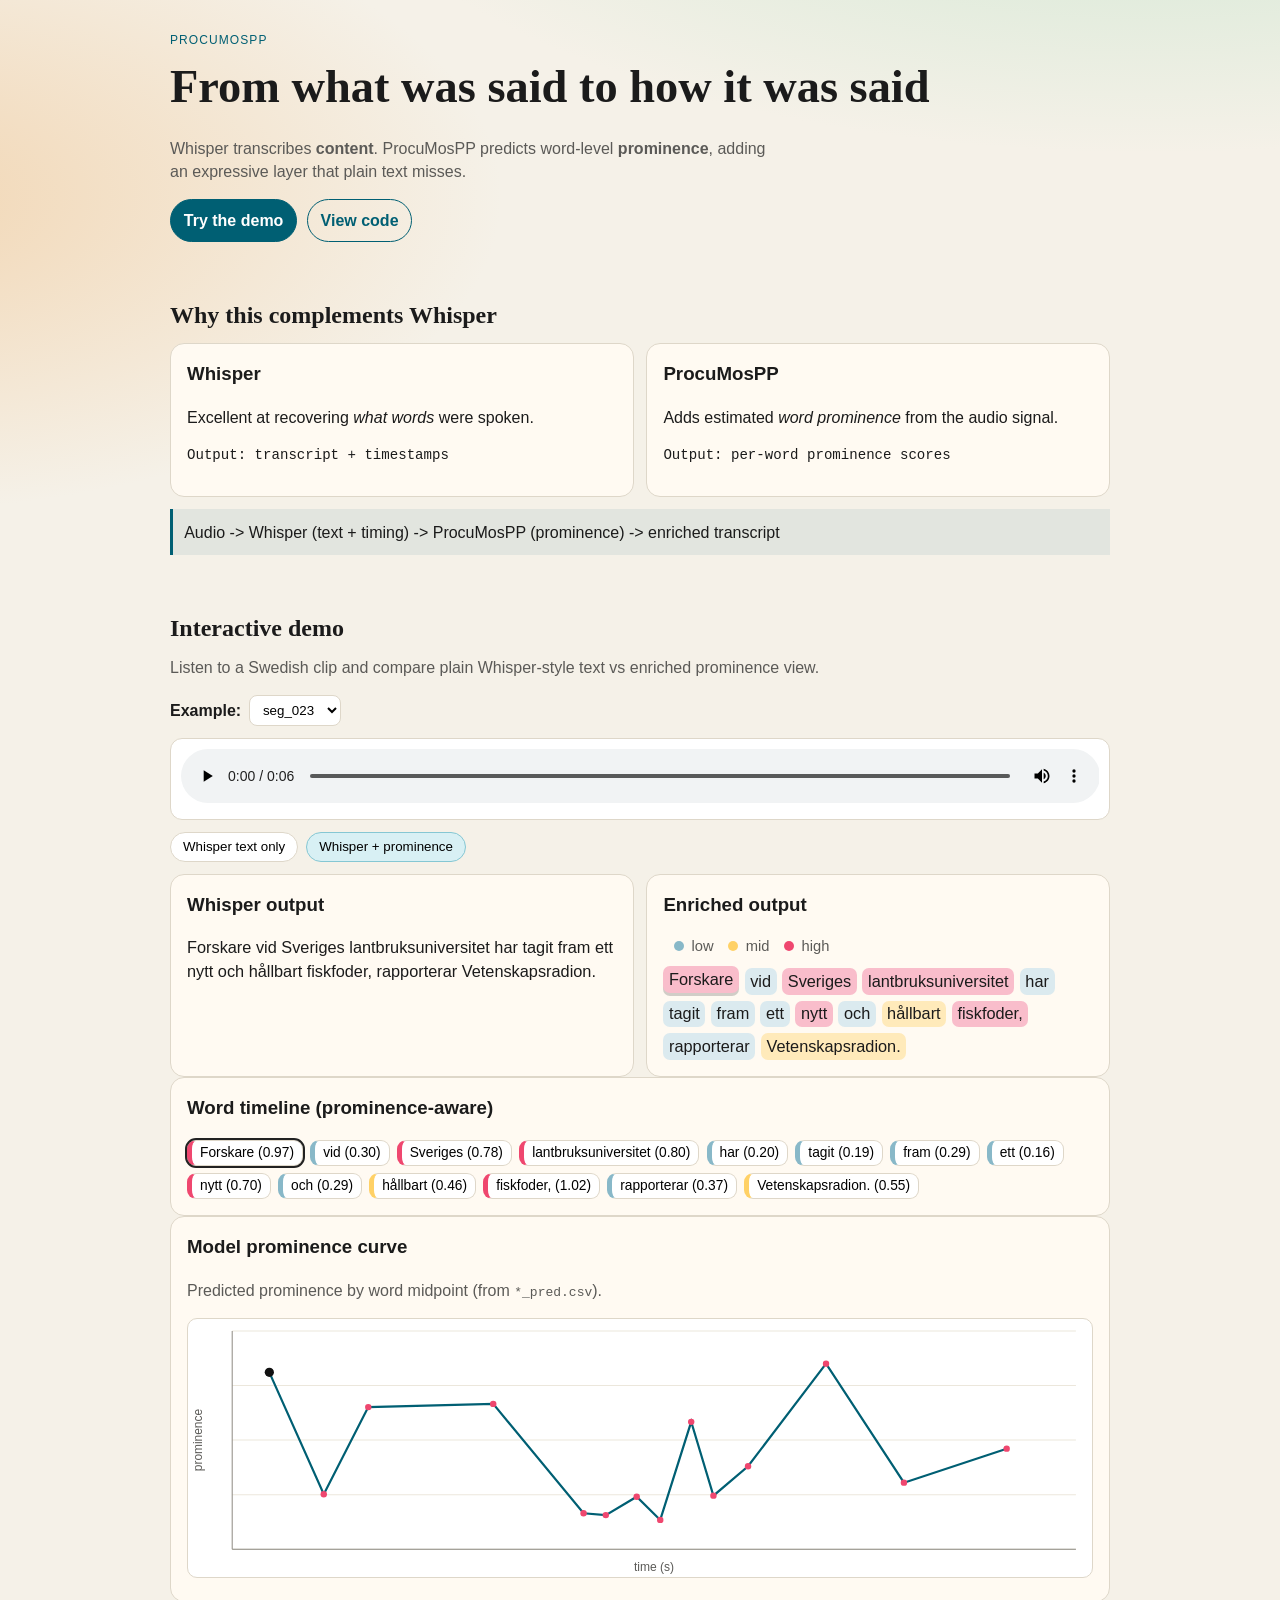
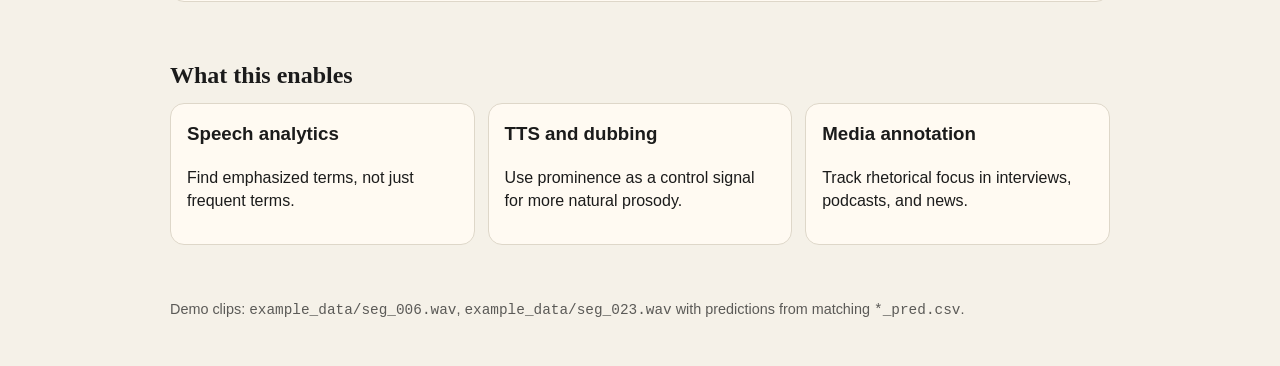
<file: index.html>
<!doctype html>
<html lang="en">
<head>
  <meta charset="utf-8" />
  <meta name="viewport" content="width=device-width, initial-scale=1" />
  <title>Whisper + Prominence Demo</title>
  <meta name="description" content="Whisper gives you words. ProcuMosPP adds prosodic prominence." />
  <link rel="stylesheet" href="styles.css" />
</head>
<body>
  <header class="hero">
    <p class="eyebrow">ProcuMosPP</p>
    <h1>From what was said to how it was said</h1>
    <p class="lede">
      Whisper transcribes <strong>content</strong>. ProcuMosPP predicts word-level
      <strong>prominence</strong>, adding an expressive layer that plain text misses.
    </p>
    <div class="cta-row">
      <a class="btn" href="#demo">Try the demo</a>
      <a class="btn btn-ghost" href="README.md" aria-label="Project repository">View code</a>
    </div>
  </header>

  <main>
    <section class="panel" id="why">
      <h2>Why this complements Whisper</h2>
      <div class="grid-2">
        <article class="card">
          <h3>Whisper</h3>
          <p>Excellent at recovering <em>what words</em> were spoken.</p>
          <p class="mono">Output: transcript + timestamps</p>
        </article>
        <article class="card">
          <h3>ProcuMosPP</h3>
          <p>Adds estimated <em>word prominence</em> from the audio signal.</p>
          <p class="mono">Output: per-word prominence scores</p>
        </article>
      </div>
      <p class="pipeline">Audio -> Whisper (text + timing) -> ProcuMosPP (prominence) -> enriched transcript</p>
    </section>

    <section class="panel" id="demo">
      <h2>Interactive demo</h2>
      <p class="sub">Listen to a Swedish clip and compare plain Whisper-style text vs enriched prominence view.</p>

      <div class="controls">
        <label for="exampleSelect"><strong>Example:</strong></label>
        <select id="exampleSelect" class="select">
          <option value="seg_023">seg_023</option>
          <option value="seg_006">seg_006</option>
        </select>
      </div>

      <div class="audio-wrap">
        <audio id="audio" controls preload="metadata">
          <source src="example_data/seg_023.wav" type="audio/wav" />
          Your browser does not support the audio element.
        </audio>
      </div>

      <div class="controls">
        <button id="viewPlain" class="chip chip-active" type="button">Whisper text only</button>
        <button id="viewProm" class="chip" type="button">Whisper + prominence</button>
      </div>

      <div class="compare-grid">
        <article class="card">
          <h3>Whisper output</h3>
          <p id="plainTranscript" class="transcript"></p>
        </article>
        <article class="card">
          <h3>Enriched output</h3>
          <p class="legend">
            <span class="dot low"></span> low
            <span class="dot mid"></span> mid
            <span class="dot high"></span> high
          </p>
          <div id="prominentTranscript" class="transcript transcript-words" aria-live="polite"></div>
        </article>
      </div>

      <article class="card timeline-card">
        <h3>Word timeline (prominence-aware)</h3>
        <div id="timeline" class="timeline"></div>
      </article>

      <article class="card">
        <h3>Model prominence curve</h3>
        <p class="sub">Predicted prominence by word midpoint (from <code>*_pred.csv</code>).</p>
        <svg id="promChart" class="chart" viewBox="0 0 900 260" preserveAspectRatio="none" role="img" aria-label="Prominence graph"></svg>
      </article>
    </section>

    <section class="panel">
      <h2>What this enables</h2>
      <div class="grid-3">
        <article class="card">
          <h3>Speech analytics</h3>
          <p>Find emphasized terms, not just frequent terms.</p>
        </article>
        <article class="card">
          <h3>TTS and dubbing</h3>
          <p>Use prominence as a control signal for more natural prosody.</p>
        </article>
        <article class="card">
          <h3>Media annotation</h3>
          <p>Track rhetorical focus in interviews, podcasts, and news.</p>
        </article>
      </div>
    </section>
  </main>

  <footer class="footer">
    <p>Demo clips: <code>example_data/seg_006.wav</code>, <code>example_data/seg_023.wav</code> with predictions from matching <code>*_pred.csv</code>.</p>
  </footer>

  <script src="script.js"></script>
</body>
</html>
</file>
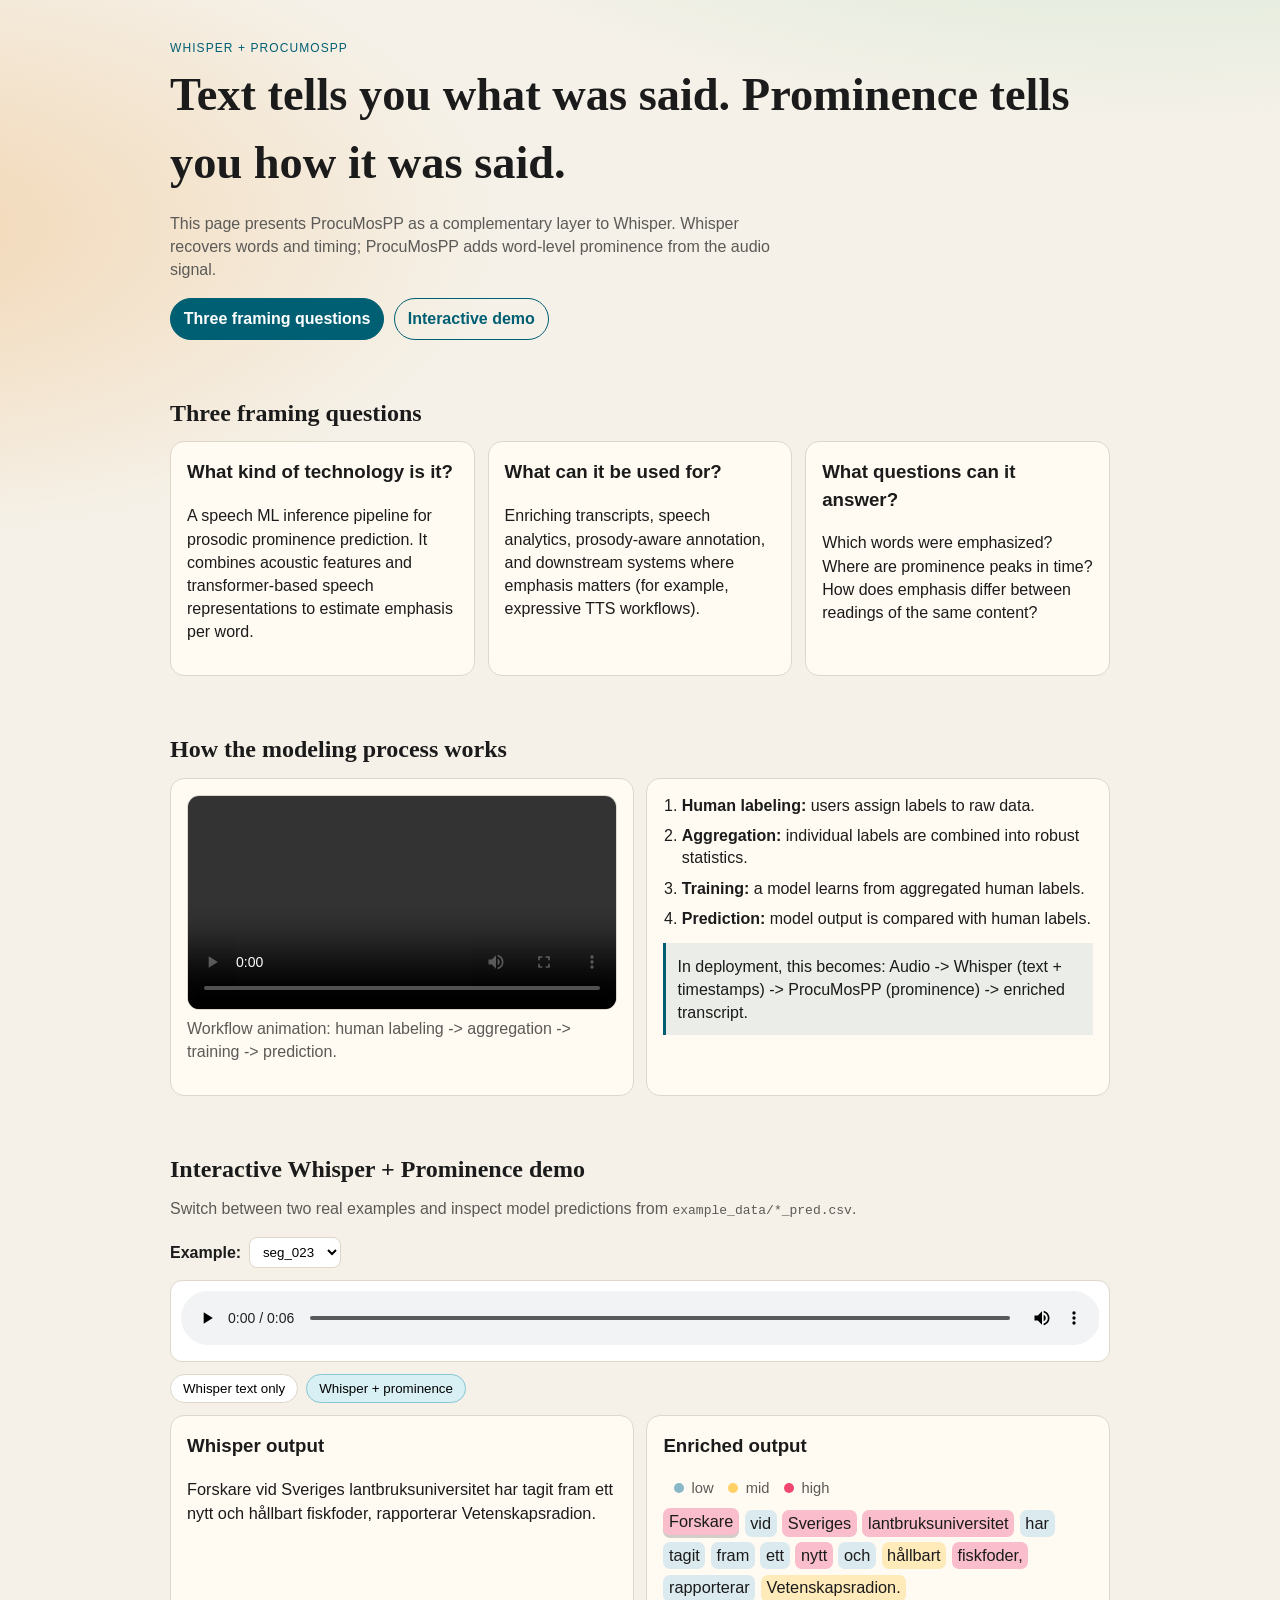
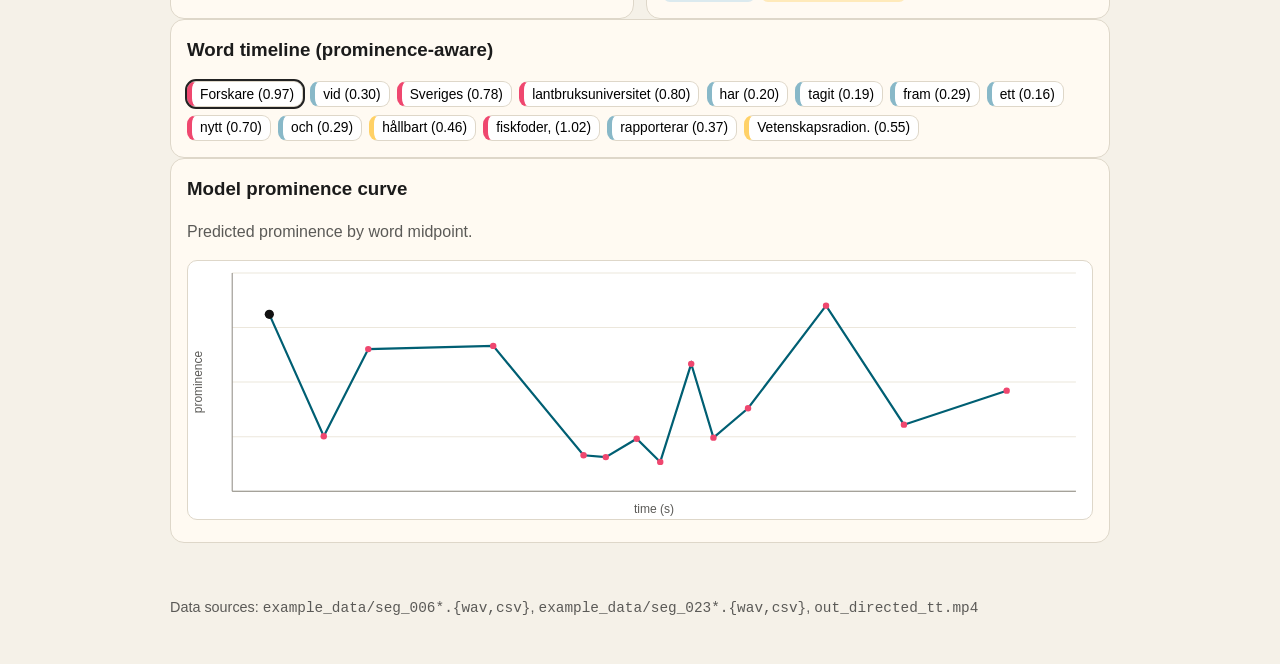
<file: showcase.html>
<!doctype html>
<html lang="en">
<head>
  <meta charset="utf-8" />
  <meta name="viewport" content="width=device-width, initial-scale=1" />
  <title>ProcuMosPP Story Demo</title>
  <meta name="description" content="Whisper + ProcuMosPP: transcript plus prosodic prominence." />
  <link rel="stylesheet" href="styles.css" />
  <link rel="stylesheet" href="showcase.css" />
</head>
<body>
  <header class="hero story-hero">
    <p class="eyebrow">Whisper + ProcuMosPP</p>
    <h1>Text tells you what was said. Prominence tells you how it was said.</h1>
    <p class="lede">
      This page presents ProcuMosPP as a complementary layer to Whisper.
      Whisper recovers words and timing; ProcuMosPP adds word-level prominence from the audio signal.
    </p>
    <div class="cta-row">
      <a class="btn" href="#questions">Three framing questions</a>
      <a class="btn btn-ghost" href="#demo">Interactive demo</a>
    </div>
  </header>

  <main>
    <section class="panel" id="questions">
      <h2>Three framing questions</h2>
      <div class="grid-3">
        <article class="card">
          <h3>What kind of technology is it?</h3>
          <p>
            A speech ML inference pipeline for prosodic prominence prediction.
            It combines acoustic features and transformer-based speech representations
            to estimate emphasis per word.
          </p>
        </article>
        <article class="card">
          <h3>What can it be used for?</h3>
          <p>
            Enriching transcripts, speech analytics, prosody-aware annotation,
            and downstream systems where emphasis matters (for example, expressive TTS workflows).
          </p>
        </article>
        <article class="card">
          <h3>What questions can it answer?</h3>
          <p>
            Which words were emphasized? Where are prominence peaks in time?
            How does emphasis differ between readings of the same content?
          </p>
        </article>
      </div>
    </section>

    <section class="panel" id="workflow">
      <h2>How the modeling process works</h2>
      <div class="grid-2">
        <article class="card">
          <video class="workflow-video" controls preload="metadata">
            <source src="out_directed_tt.mp4" type="video/mp4" />
            Your browser does not support the video tag.
          </video>
          <p class="sub">
            Workflow animation: human labeling -> aggregation -> training -> prediction.
          </p>
        </article>
        <article class="card">
          <ol class="steps">
            <li><strong>Human labeling:</strong> users assign labels to raw data.</li>
            <li><strong>Aggregation:</strong> individual labels are combined into robust statistics.</li>
            <li><strong>Training:</strong> a model learns from aggregated human labels.</li>
            <li><strong>Prediction:</strong> model output is compared with human labels.</li>
          </ol>
          <p class="pipeline">
            In deployment, this becomes: Audio -> Whisper (text + timestamps) -> ProcuMosPP (prominence) -> enriched transcript.
          </p>
        </article>
      </div>
    </section>

    <section class="panel" id="demo">
      <h2>Interactive Whisper + Prominence demo</h2>
      <p class="sub">Switch between two real examples and inspect model predictions from <code>example_data/*_pred.csv</code>.</p>

      <div class="controls">
        <label for="exampleSelect"><strong>Example:</strong></label>
        <select id="exampleSelect" class="select">
          <option value="seg_023">seg_023</option>
          <option value="seg_006">seg_006</option>
        </select>
      </div>

      <div class="audio-wrap">
        <audio id="audio" controls preload="metadata">
          <source src="example_data/seg_023.wav" type="audio/wav" />
          Your browser does not support the audio element.
        </audio>
      </div>

      <div class="controls">
        <button id="viewPlain" class="chip chip-active" type="button">Whisper text only</button>
        <button id="viewProm" class="chip" type="button">Whisper + prominence</button>
      </div>

      <div class="compare-grid">
        <article class="card">
          <h3>Whisper output</h3>
          <p id="plainTranscript" class="transcript"></p>
        </article>
        <article class="card">
          <h3>Enriched output</h3>
          <p class="legend">
            <span class="dot low"></span> low
            <span class="dot mid"></span> mid
            <span class="dot high"></span> high
          </p>
          <div id="prominentTranscript" class="transcript transcript-words" aria-live="polite"></div>
        </article>
      </div>

      <article class="card timeline-card">
        <h3>Word timeline (prominence-aware)</h3>
        <div id="timeline" class="timeline"></div>
      </article>

      <article class="card">
        <h3>Model prominence curve</h3>
        <p class="sub">Predicted prominence by word midpoint.</p>
        <svg id="promChart" class="chart" viewBox="0 0 900 260" preserveAspectRatio="none" role="img" aria-label="Prominence graph"></svg>
      </article>
    </section>
  </main>

  <footer class="footer">
    <p>Data sources: <code>example_data/seg_006*.{wav,csv}</code>, <code>example_data/seg_023*.{wav,csv}</code>, <code>out_directed_tt.mp4</code></p>
  </footer>

  <script src="script.js"></script>
</body>
</html>
</file>
<file: styles.css>
:root {
  --bg: #f5f1e8;
  --panel: #fffaf2;
  --ink: #1b1b1b;
  --muted: #5b5a57;
  --accent: #005f73;
  --accent-soft: #d8f0f4;
  --border: #ded7c9;
  --prom-low: #88b8c8;
  --prom-mid: #ffd166;
  --prom-high: #ef476f;
}

* { box-sizing: border-box; }
body {
  margin: 0;
  font-family: "Source Sans 3", "Segoe UI", sans-serif;
  color: var(--ink);
  background:
    radial-gradient(1200px 500px at 90% -10%, #cbe6d0 0%, transparent 70%),
    radial-gradient(900px 450px at -10% 10%, #f2d6b3 0%, transparent 70%),
    var(--bg);
  line-height: 1.45;
}

.hero,
.panel,
.footer {
  max-width: 980px;
  margin: 0 auto;
  padding: 1.25rem;
}

.hero { padding-top: 2rem; }
.eyebrow {
  font-size: 0.75rem;
  letter-spacing: 0.09em;
  text-transform: uppercase;
  color: var(--accent);
  margin: 0;
}

h1 {
  margin: 0.25rem 0 0.75rem;
  font-family: "Merriweather", Georgia, serif;
  font-size: clamp(1.9rem, 4vw, 2.9rem);
}

h2 {
  margin: 0 0 0.65rem;
  font-family: "Merriweather", Georgia, serif;
}

h3 { margin-top: 0; }
.lede { color: var(--muted); max-width: 68ch; }
.sub { color: var(--muted); margin-top: 0; }

.cta-row {
  display: flex;
  gap: 0.6rem;
  flex-wrap: wrap;
  margin-top: 1rem;
}

.btn {
  display: inline-block;
  border: 1px solid var(--accent);
  background: var(--accent);
  color: #fff;
  text-decoration: none;
  padding: 0.55rem 0.8rem;
  border-radius: 999px;
  font-weight: 600;
}

.btn-ghost {
  background: transparent;
  color: var(--accent);
}

.panel { margin-top: 1rem; }
.card {
  background: var(--panel);
  border: 1px solid var(--border);
  border-radius: 14px;
  padding: 1rem;
}

.grid-2,
.grid-3,
.compare-grid {
  display: grid;
  gap: 0.8rem;
}

.grid-2,
.compare-grid { grid-template-columns: repeat(auto-fit, minmax(260px, 1fr)); }
.grid-3 { grid-template-columns: repeat(auto-fit, minmax(220px, 1fr)); }

.pipeline {
  margin: 0.8rem 0 0;
  padding: 0.7rem;
  border-left: 3px solid var(--accent);
  background: rgba(0, 95, 115, 0.08);
}

.audio-wrap {
  border: 1px solid var(--border);
  border-radius: 12px;
  padding: 0.6rem;
  background: #fff;
}

audio { width: 100%; }

.controls {
  margin: 0.75rem 0;
  display: flex;
  gap: 0.5rem;
  flex-wrap: wrap;
  align-items: center;
}

.chip {
  border: 1px solid var(--border);
  background: #fff;
  border-radius: 999px;
  padding: 0.4rem 0.75rem;
  cursor: pointer;
}

.select {
  border: 1px solid var(--border);
  border-radius: 8px;
  padding: 0.38rem 0.55rem;
  background: #fff;
}

.chip-active {
  background: var(--accent-soft);
  border-color: #85c7d3;
}

.transcript {
  margin: 0;
  font-size: 1.02rem;
}

.transcript-words {
  display: flex;
  flex-wrap: wrap;
  gap: 0.35rem;
}

.word {
  border-radius: 7px;
  padding: 0.1rem 0.35rem;
  transition: transform 130ms ease, box-shadow 130ms ease;
}

.word.low { background: color-mix(in srgb, var(--prom-low) 30%, white); }
.word.mid { background: color-mix(in srgb, var(--prom-mid) 45%, white); }
.word.high { background: color-mix(in srgb, var(--prom-high) 36%, white); }
.word.active {
  transform: translateY(-2px);
  box-shadow: 0 3px 0 rgba(0, 0, 0, 0.18);
}

.legend {
  margin: 0 0 0.65rem;
  font-size: 0.92rem;
  color: var(--muted);
}

.dot {
  display: inline-block;
  width: 0.65rem;
  height: 0.65rem;
  border-radius: 99px;
  margin: 0 0.2rem 0 0.65rem;
}
.dot.low { background: var(--prom-low); }
.dot.mid { background: var(--prom-mid); }
.dot.high { background: var(--prom-high); }

.timeline {
  display: flex;
  flex-wrap: wrap;
  gap: 0.45rem;
}

.timeline-chip {
  border: 1px solid var(--border);
  border-left: 5px solid var(--prom-low);
  padding: 0.28rem 0.5rem;
  border-radius: 9px;
  background: #fff;
  font-size: 0.86rem;
}

.timeline-chip.mid { border-left-color: var(--prom-mid); }
.timeline-chip.high { border-left-color: var(--prom-high); }
.timeline-chip.active { outline: 2px solid #222; }

.chart {
  width: 100%;
  height: 260px;
  border: 1px solid var(--border);
  border-radius: 10px;
  background: #fff;
}

.axis {
  stroke: #8d8a82;
  stroke-width: 1;
}

.axis-label {
  fill: #5b5a57;
  font-size: 12px;
  font-family: "Source Sans 3", "Segoe UI", sans-serif;
}

.grid-line {
  stroke: #ece7dc;
  stroke-width: 1;
}

.curve {
  fill: none;
  stroke: var(--accent);
  stroke-width: 2.2;
}

.pt {
  fill: var(--prom-high);
}

.pt.active {
  fill: #111;
  r: 4.6;
}

.mono {
  font-family: ui-monospace, SFMono-Regular, Menlo, Monaco, Consolas, monospace;
  font-size: 0.88rem;
}

.footer {
  color: var(--muted);
  font-size: 0.9rem;
  padding-bottom: 2rem;
}

@media (max-width: 700px) {
  .hero,
  .panel,
  .footer { padding: 1rem; }
}
</file>
<file: showcase.css>
.story-hero {
  padding-top: 2.5rem;
}

.workflow-video {
  width: 100%;
  border: 1px solid var(--border);
  border-radius: 12px;
  background: #fff;
}

.steps {
  margin: 0;
  padding-left: 1.15rem;
  display: grid;
  gap: 0.5rem;
}

.steps li {
  line-height: 1.4;
}
</file>
